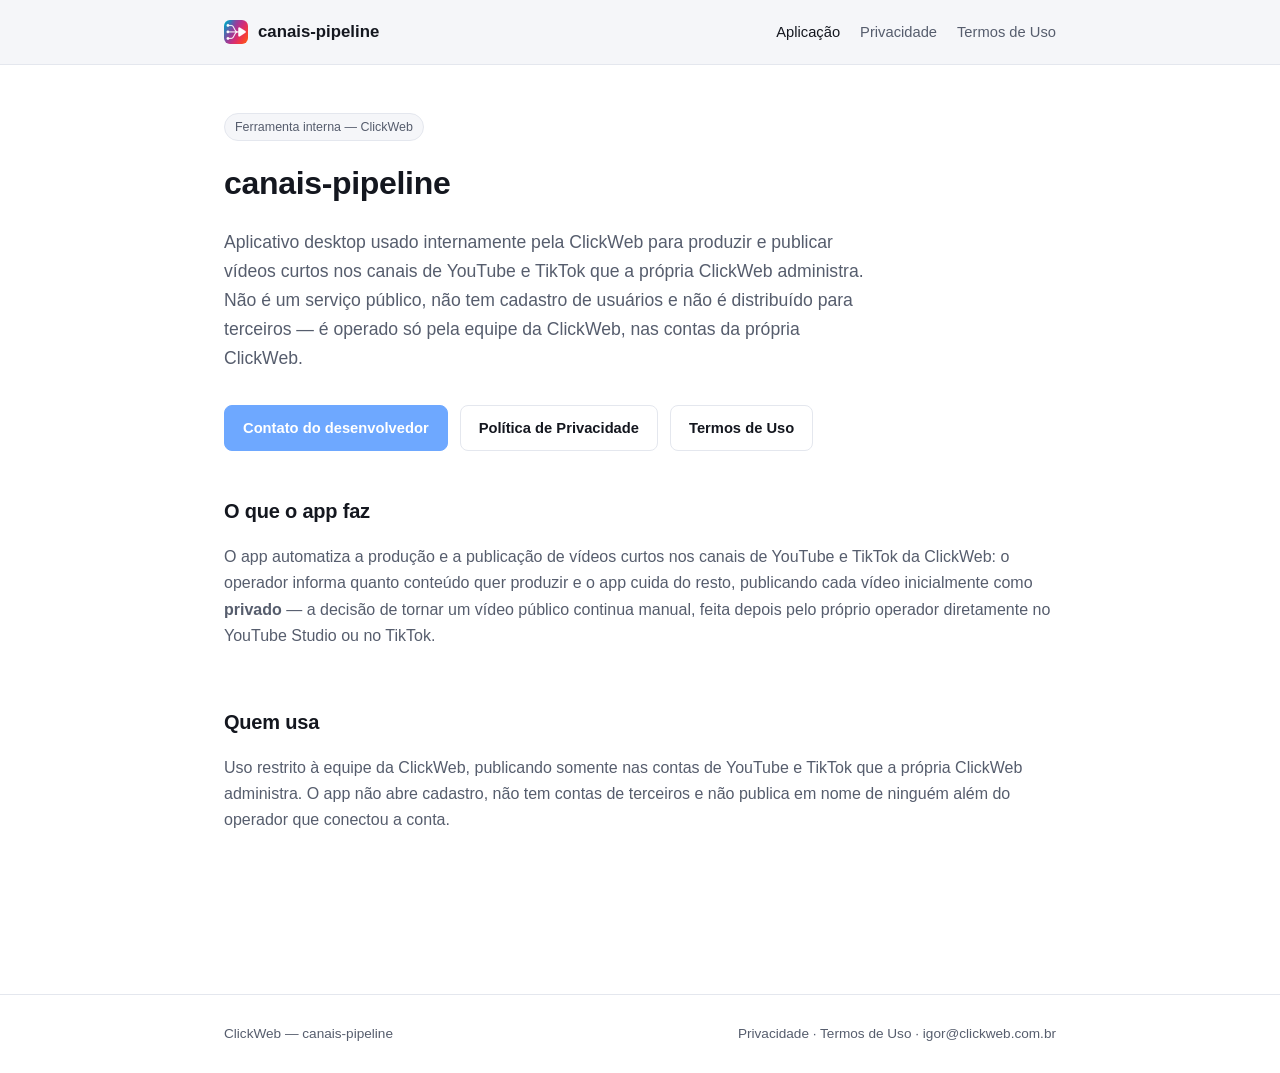
<file: index.html>
<!DOCTYPE html>
<html lang="pt-BR">
<head>
<meta charset="UTF-8">
<title>canais-pipeline — ClickWeb</title>
<meta name="viewport" content="width=device-width, initial-scale=1">
<meta name="description" content="canais-pipeline é a ferramenta interna da ClickWeb para produzir e publicar vídeos curtos nos próprios canais de YouTube e TikTok.">
<link rel="icon" href="favicon.ico" sizes="any">
<link rel="icon" href="favicon-32.png" type="image/png" sizes="32x32">
<link rel="icon" href="favicon-16.png" type="image/png" sizes="16x16">
<link rel="apple-touch-icon" href="apple-touch-icon.png">
<link rel="stylesheet" href="styles.css">
</head>
<body>

<header class="site-header">
  <div class="inner">
    <div class="brand"><img src="logo-header.png" alt="canais-pipeline" class="brand-icon"> canais-pipeline</div>
    <nav class="site-nav">
      <a href="index.html" class="active">Aplicação</a>
      <a href="privacy.html">Privacidade</a>
      <a href="terms.html">Termos de Uso</a>
    </nav>
  </div>
</header>

<main>
  <span class="badge">Ferramenta interna — ClickWeb</span>
  <h1>canais-pipeline</h1>
  <p class="lede">
    Aplicativo desktop usado internamente pela ClickWeb para produzir e publicar vídeos curtos
    nos canais de YouTube e TikTok que a própria ClickWeb administra. Não é um serviço público,
    não tem cadastro de usuários e não é distribuído para terceiros — é operado só pela equipe
    da ClickWeb, nas contas da própria ClickWeb.
  </p>

  <div class="cta-row">
    <a class="btn primary" href="mailto:igor@clickweb.com.br">Contato do desenvolvedor</a>
    <a class="btn ghost" href="privacy.html">Política de Privacidade</a>
    <a class="btn ghost" href="terms.html">Termos de Uso</a>
  </div>

  <section>
    <h2>O que o app faz</h2>
    <p>
      O app automatiza a produção e a publicação de vídeos curtos nos canais de YouTube e
      TikTok da ClickWeb: o operador informa quanto conteúdo quer produzir e o app cuida do
      resto, publicando cada vídeo inicialmente como <strong>privado</strong> — a decisão de
      tornar um vídeo público continua manual, feita depois pelo próprio operador diretamente
      no YouTube Studio ou no TikTok.
    </p>
  </section>

  <section>
    <h2>Quem usa</h2>
    <p>
      Uso restrito à equipe da ClickWeb, publicando somente nas contas de YouTube e TikTok que
      a própria ClickWeb administra. O app não abre cadastro, não tem contas de terceiros e não
      publica em nome de ninguém além do operador que conectou a conta.
    </p>
  </section>
</main>

<footer class="site-footer">
  <div class="inner">
    <span>ClickWeb — canais-pipeline</span>
    <span><a href="privacy.html">Privacidade</a> · <a href="terms.html">Termos de Uso</a> · <a href="mailto:igor@clickweb.com.br">igor@clickweb.com.br</a></span>
  </div>
</footer>

</body>
</html>
</file>
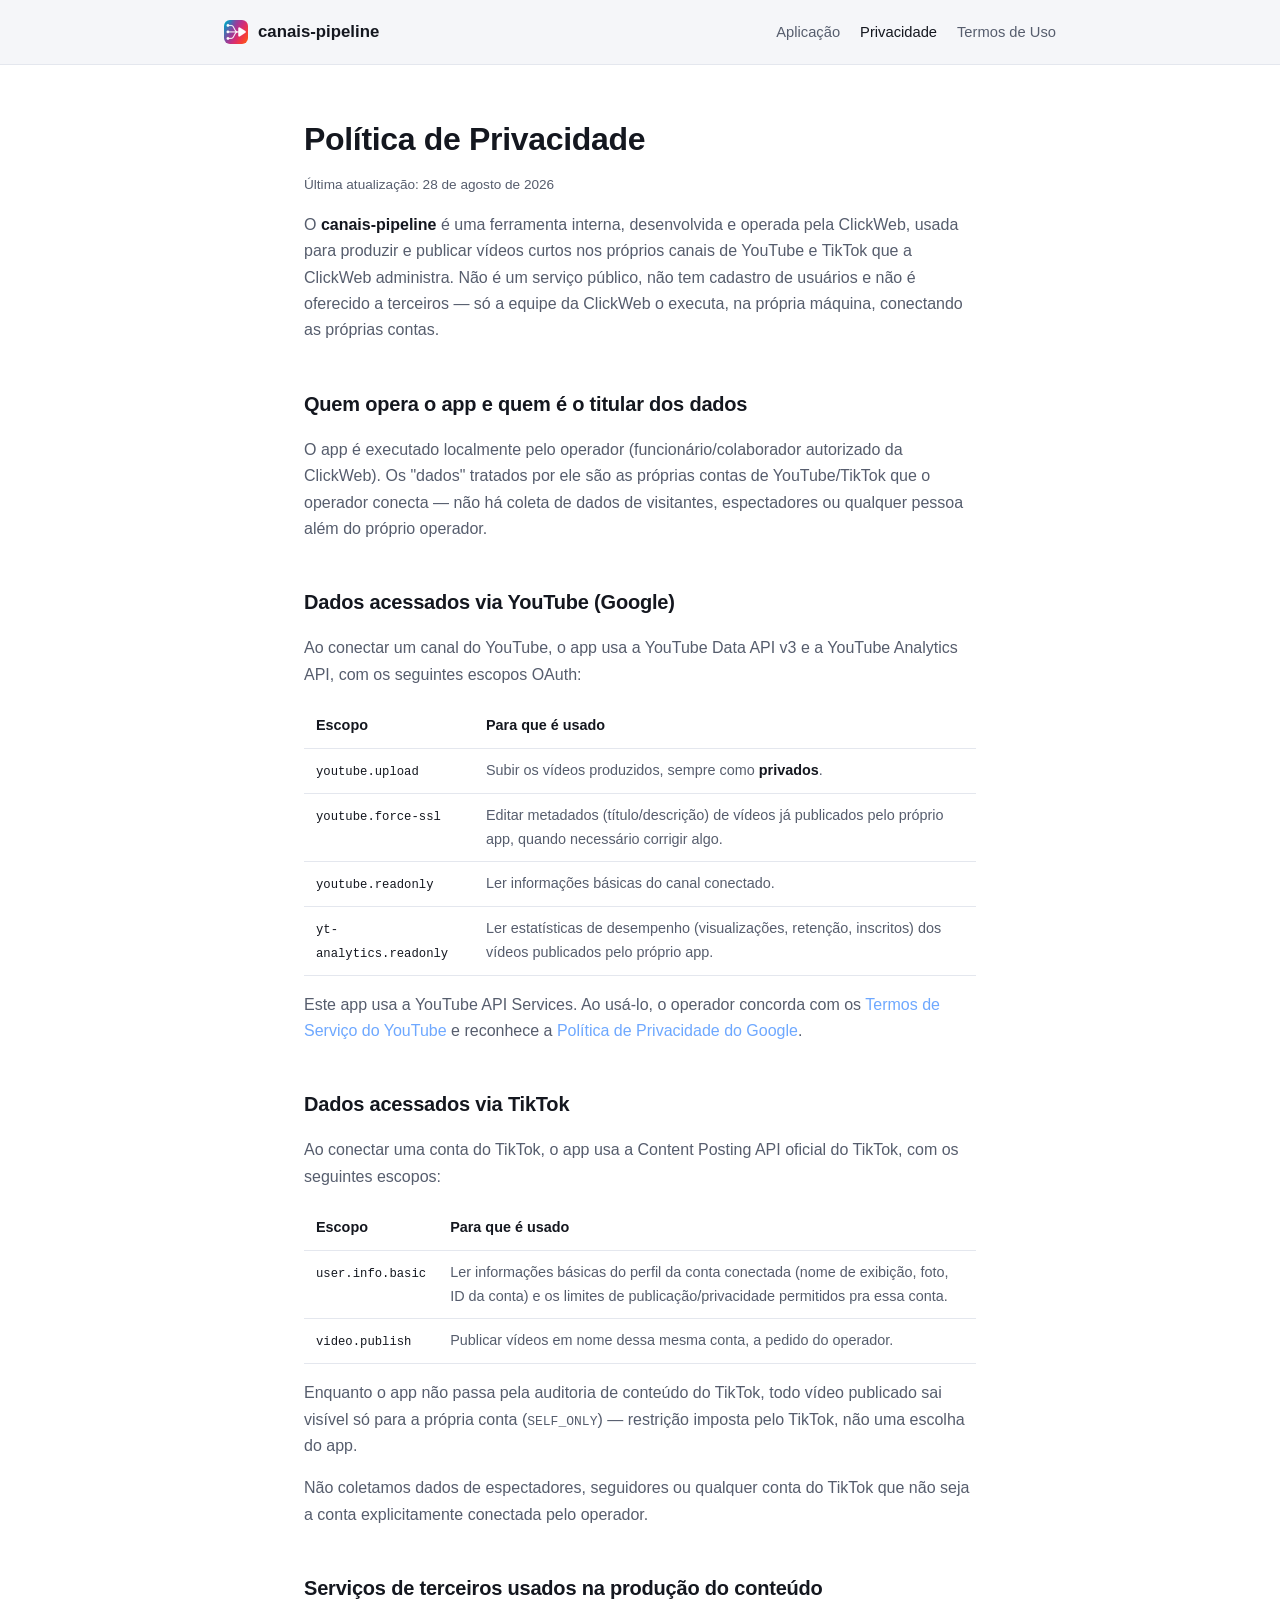
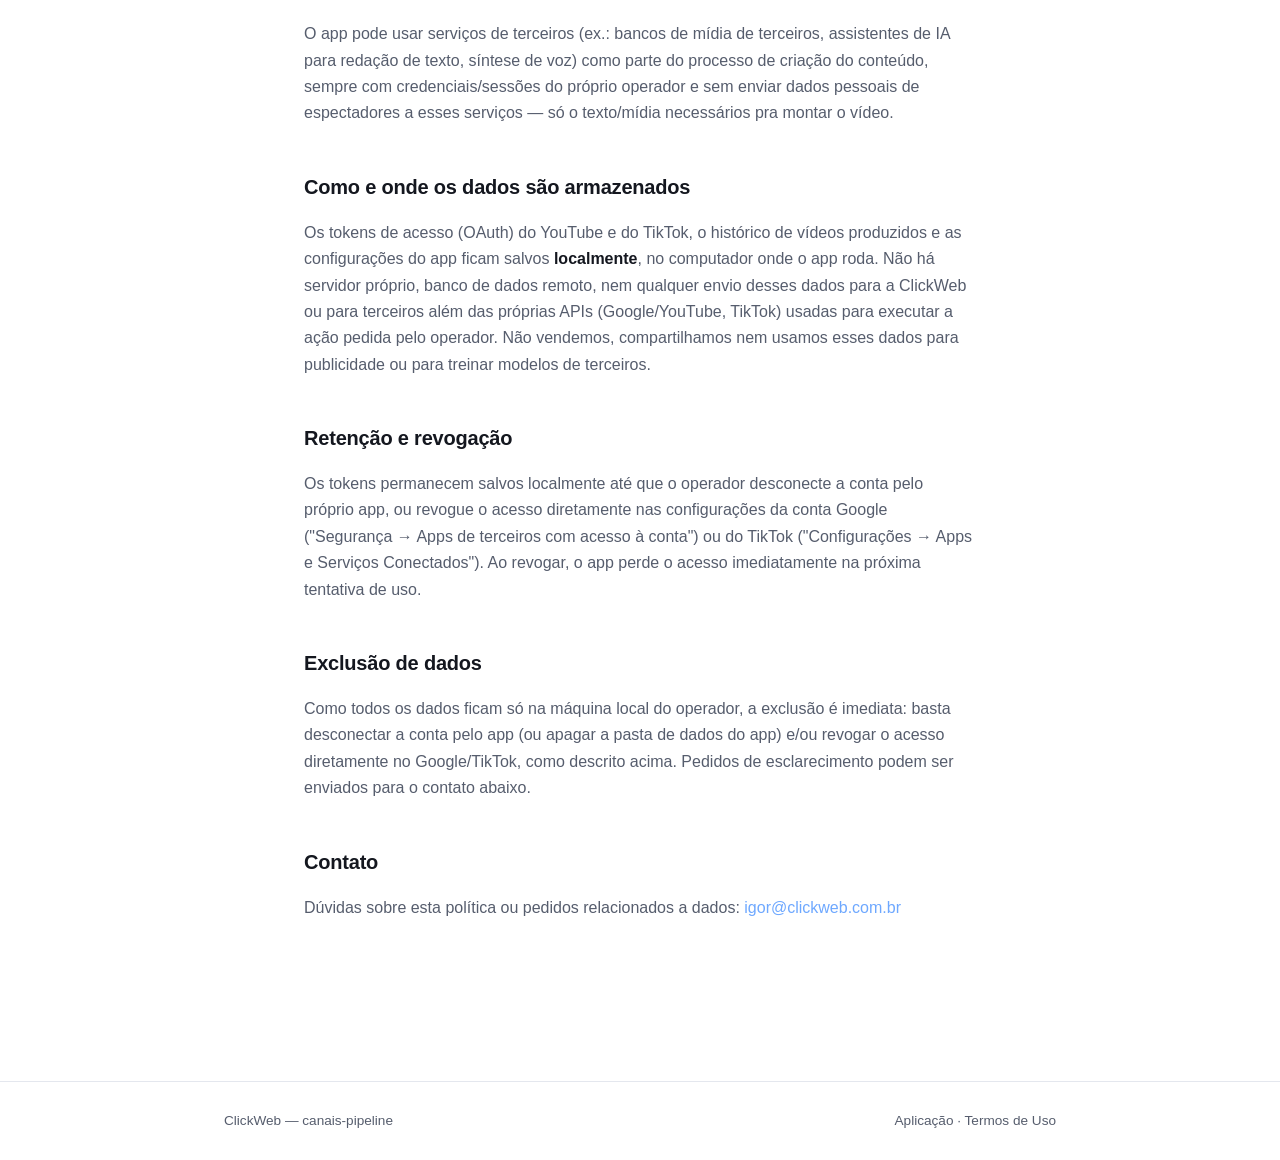
<file: privacy.html>
<!DOCTYPE html>
<html lang="pt-BR">
<head>
<meta charset="UTF-8">
<title>Política de Privacidade — canais-pipeline</title>
<meta name="viewport" content="width=device-width, initial-scale=1">
<meta name="description" content="Política de Privacidade do canais-pipeline, ferramenta interna da ClickWeb.">
<link rel="icon" href="favicon.ico" sizes="any">
<link rel="icon" href="favicon-32.png" type="image/png" sizes="32x32">
<link rel="icon" href="favicon-16.png" type="image/png" sizes="16x16">
<link rel="apple-touch-icon" href="apple-touch-icon.png">
<link rel="stylesheet" href="styles.css">
</head>
<body>

<header class="site-header">
  <div class="inner">
    <div class="brand"><img src="logo-header.png" alt="canais-pipeline" class="brand-icon"> canais-pipeline</div>
    <nav class="site-nav">
      <a href="index.html">Aplicação</a>
      <a href="privacy.html" class="active">Privacidade</a>
      <a href="terms.html">Termos de Uso</a>
    </nav>
  </div>
</header>

<main class="doc">
  <h1>Política de Privacidade</h1>
  <p class="meta">Última atualização: 28 de agosto de 2026</p>

  <p>
    O <strong>canais-pipeline</strong> é uma ferramenta interna, desenvolvida e operada pela
    ClickWeb, usada para produzir e publicar vídeos curtos nos próprios canais de YouTube e
    TikTok que a ClickWeb administra. Não é um serviço público, não tem cadastro de usuários e
    não é oferecido a terceiros — só a equipe da ClickWeb o executa, na própria máquina,
    conectando as próprias contas.
  </p>

  <h2>Quem opera o app e quem é o titular dos dados</h2>
  <p>
    O app é executado localmente pelo operador (funcionário/colaborador autorizado da
    ClickWeb). Os "dados" tratados por ele são as próprias contas de YouTube/TikTok que o
    operador conecta — não há coleta de dados de visitantes, espectadores ou qualquer pessoa
    além do próprio operador.
  </p>

  <h2>Dados acessados via YouTube (Google)</h2>
  <p>Ao conectar um canal do YouTube, o app usa a YouTube Data API v3 e a YouTube Analytics API, com os seguintes escopos OAuth:</p>
  <table class="scope-table">
    <thead><tr><th>Escopo</th><th>Para que é usado</th></tr></thead>
    <tbody>
      <tr><td><code>youtube.upload</code></td><td>Subir os vídeos produzidos, sempre como <strong>privados</strong>.</td></tr>
      <tr><td><code>youtube.force-ssl</code></td><td>Editar metadados (título/descrição) de vídeos já publicados pelo próprio app, quando necessário corrigir algo.</td></tr>
      <tr><td><code>youtube.readonly</code></td><td>Ler informações básicas do canal conectado.</td></tr>
      <tr><td><code>yt-analytics.readonly</code></td><td>Ler estatísticas de desempenho (visualizações, retenção, inscritos) dos vídeos publicados pelo próprio app.</td></tr>
    </tbody>
  </table>
  <p>
    Este app usa a YouTube API Services. Ao usá-lo, o operador concorda com os
    <a href="https://www.youtube.com/t/terms" target="_blank" rel="noopener">Termos de Serviço do YouTube</a>
    e reconhece a <a href="https://policies.google.com/privacy" target="_blank" rel="noopener">Política de Privacidade do Google</a>.
  </p>

  <h2>Dados acessados via TikTok</h2>
  <p>Ao conectar uma conta do TikTok, o app usa a Content Posting API oficial do TikTok, com os seguintes escopos:</p>
  <table class="scope-table">
    <thead><tr><th>Escopo</th><th>Para que é usado</th></tr></thead>
    <tbody>
      <tr><td><code>user.info.basic</code></td><td>Ler informações básicas do perfil da conta conectada (nome de exibição, foto, ID da conta) e os limites de publicação/privacidade permitidos pra essa conta.</td></tr>
      <tr><td><code>video.publish</code></td><td>Publicar vídeos em nome dessa mesma conta, a pedido do operador.</td></tr>
    </tbody>
  </table>
  <p>
    Enquanto o app não passa pela auditoria de conteúdo do TikTok, todo vídeo publicado sai
    visível só para a própria conta (<code>SELF_ONLY</code>) — restrição imposta pelo TikTok,
    não uma escolha do app.
  </p>
  <p>
    Não coletamos dados de espectadores, seguidores ou qualquer conta do TikTok que não seja a
    conta explicitamente conectada pelo operador.
  </p>

  <h2>Serviços de terceiros usados na produção do conteúdo</h2>
  <p>
    O app pode usar serviços de terceiros (ex.: bancos de mídia de terceiros, assistentes de
    IA para redação de texto, síntese de voz) como parte do processo de criação do conteúdo,
    sempre com credenciais/sessões do próprio operador e sem enviar dados pessoais de
    espectadores a esses serviços — só o texto/mídia necessários pra montar o vídeo.
  </p>

  <h2>Como e onde os dados são armazenados</h2>
  <p>
    Os tokens de acesso (OAuth) do YouTube e do TikTok, o histórico de vídeos produzidos e as
    configurações do app ficam salvos <strong>localmente</strong>, no computador onde o app
    roda. Não há servidor próprio, banco de dados remoto, nem qualquer envio desses dados para
    a ClickWeb ou para terceiros além das próprias APIs (Google/YouTube, TikTok) usadas para
    executar a ação pedida pelo operador. Não vendemos, compartilhamos nem usamos esses dados
    para publicidade ou para treinar modelos de terceiros.
  </p>

  <h2>Retenção e revogação</h2>
  <p>
    Os tokens permanecem salvos localmente até que o operador desconecte a conta pelo próprio
    app, ou revogue o acesso diretamente nas configurações da conta Google
    ("Segurança → Apps de terceiros com acesso à conta") ou do TikTok
    ("Configurações → Apps e Serviços Conectados"). Ao revogar, o app perde o acesso
    imediatamente na próxima tentativa de uso.
  </p>

  <h2>Exclusão de dados</h2>
  <p>
    Como todos os dados ficam só na máquina local do operador, a exclusão é imediata: basta
    desconectar a conta pelo app (ou apagar a pasta de dados do app) e/ou revogar o acesso
    diretamente no Google/TikTok, como descrito acima. Pedidos de esclarecimento podem ser
    enviados para o contato abaixo.
  </p>

  <h2>Contato</h2>
  <p>
    Dúvidas sobre esta política ou pedidos relacionados a dados:
    <a href="mailto:igor@clickweb.com.br">igor@clickweb.com.br</a>
  </p>
</main>

<footer class="site-footer">
  <div class="inner">
    <span>ClickWeb — canais-pipeline</span>
    <span><a href="index.html">Aplicação</a> · <a href="terms.html">Termos de Uso</a></span>
  </div>
</footer>

</body>
</html>
</file>
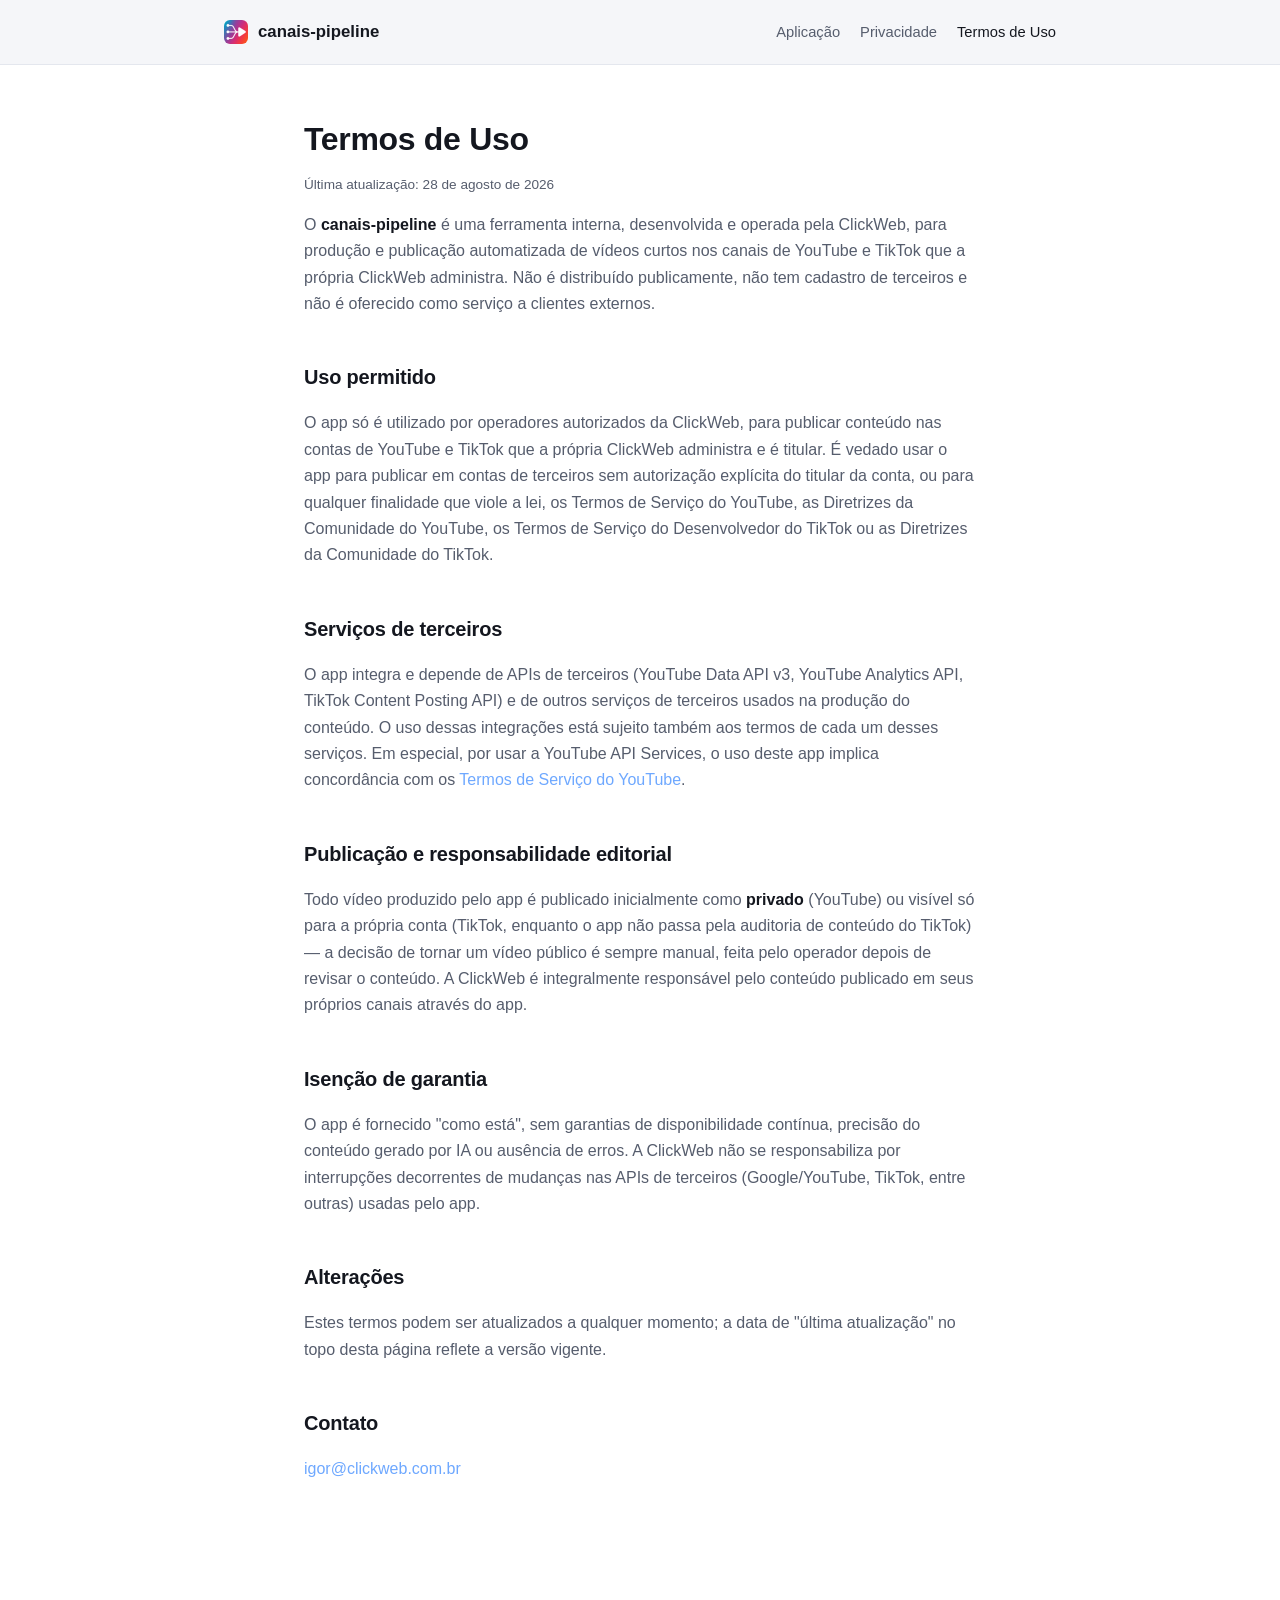
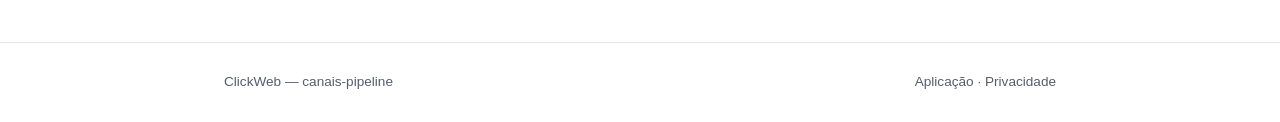
<file: terms.html>
<!DOCTYPE html>
<html lang="pt-BR">
<head>
<meta charset="UTF-8">
<title>Termos de Uso — canais-pipeline</title>
<meta name="viewport" content="width=device-width, initial-scale=1">
<meta name="description" content="Termos de Uso do canais-pipeline, ferramenta interna da ClickWeb.">
<link rel="icon" href="favicon.ico" sizes="any">
<link rel="icon" href="favicon-32.png" type="image/png" sizes="32x32">
<link rel="icon" href="favicon-16.png" type="image/png" sizes="16x16">
<link rel="apple-touch-icon" href="apple-touch-icon.png">
<link rel="stylesheet" href="styles.css">
</head>
<body>

<header class="site-header">
  <div class="inner">
    <div class="brand"><img src="logo-header.png" alt="canais-pipeline" class="brand-icon"> canais-pipeline</div>
    <nav class="site-nav">
      <a href="index.html">Aplicação</a>
      <a href="privacy.html">Privacidade</a>
      <a href="terms.html" class="active">Termos de Uso</a>
    </nav>
  </div>
</header>

<main class="doc">
  <h1>Termos de Uso</h1>
  <p class="meta">Última atualização: 28 de agosto de 2026</p>

  <p>
    O <strong>canais-pipeline</strong> é uma ferramenta interna, desenvolvida e operada pela
    ClickWeb, para produção e publicação automatizada de vídeos curtos nos canais de YouTube e
    TikTok que a própria ClickWeb administra. Não é distribuído publicamente, não tem cadastro
    de terceiros e não é oferecido como serviço a clientes externos.
  </p>

  <h2>Uso permitido</h2>
  <p>
    O app só é utilizado por operadores autorizados da ClickWeb, para publicar conteúdo nas
    contas de YouTube e TikTok que a própria ClickWeb administra e é titular. É vedado usar o
    app para publicar em contas de terceiros sem autorização explícita do titular da conta, ou
    para qualquer finalidade que viole a lei, os Termos de Serviço do YouTube, as Diretrizes da
    Comunidade do YouTube, os Termos de Serviço do Desenvolvedor do TikTok ou as Diretrizes da
    Comunidade do TikTok.
  </p>

  <h2>Serviços de terceiros</h2>
  <p>
    O app integra e depende de APIs de terceiros (YouTube Data API v3, YouTube Analytics API,
    TikTok Content Posting API) e de outros serviços de terceiros usados na produção do
    conteúdo. O uso dessas integrações está sujeito também aos termos de cada um desses
    serviços. Em especial, por usar a YouTube API Services, o uso deste app implica concordância
    com os <a href="https://www.youtube.com/t/terms" target="_blank" rel="noopener">Termos de Serviço do YouTube</a>.
  </p>

  <h2>Publicação e responsabilidade editorial</h2>
  <p>
    Todo vídeo produzido pelo app é publicado inicialmente como <strong>privado</strong>
    (YouTube) ou visível só para a própria conta (TikTok, enquanto o app não passa pela
    auditoria de conteúdo do TikTok) — a decisão de tornar um vídeo público é sempre manual,
    feita pelo operador depois de revisar o conteúdo. A ClickWeb é integralmente responsável
    pelo conteúdo publicado em seus próprios canais através do app.
  </p>

  <h2>Isenção de garantia</h2>
  <p>
    O app é fornecido "como está", sem garantias de disponibilidade contínua, precisão do
    conteúdo gerado por IA ou ausência de erros. A ClickWeb não se responsabiliza por
    interrupções decorrentes de mudanças nas APIs de terceiros (Google/YouTube, TikTok, entre
    outras) usadas pelo app.
  </p>

  <h2>Alterações</h2>
  <p>
    Estes termos podem ser atualizados a qualquer momento; a data de "última atualização" no
    topo desta página reflete a versão vigente.
  </p>

  <h2>Contato</h2>
  <p><a href="mailto:igor@clickweb.com.br">igor@clickweb.com.br</a></p>
</main>

<footer class="site-footer">
  <div class="inner">
    <span>ClickWeb — canais-pipeline</span>
    <span><a href="index.html">Aplicação</a> · <a href="privacy.html">Privacidade</a></span>
  </div>
</footer>

</body>
</html>
</file>
<file: styles.css>
:root {
  --bg: #0b0d12;
  --bg-alt: #12151c;
  --card: #171b24;
  --border: #262b38;
  --text: #e7e9ee;
  --text-dim: #9aa1b1;
  --accent: #6ea8ff;
  --accent-2: #7cf5c4;
  --max-width: 880px;
}

* { box-sizing: border-box; }

html { scroll-behavior: smooth; }

body {
  margin: 0;
  font-family: -apple-system, BlinkMacSystemFont, "Segoe UI", Roboto, Helvetica, Arial, sans-serif;
  background: var(--bg);
  color: var(--text);
  line-height: 1.65;
}

a { color: var(--accent); text-decoration: none; }
a:hover { text-decoration: underline; }

header.site-header {
  border-bottom: 1px solid var(--border);
  background: var(--bg-alt);
}

.site-header .inner {
  max-width: var(--max-width);
  margin: 0 auto;
  padding: 18px 24px;
  display: flex;
  align-items: center;
  justify-content: space-between;
  gap: 16px;
  flex-wrap: wrap;
}

.brand {
  display: flex;
  align-items: center;
  gap: 10px;
  font-weight: 700;
  font-size: 1.05rem;
  color: var(--text);
}

.brand .dot {
  width: 10px;
  height: 10px;
  border-radius: 50%;
  background: linear-gradient(135deg, var(--accent), var(--accent-2));
  flex: none;
}

.brand-icon {
  width: 24px;
  height: 24px;
  border-radius: 6px;
  flex: none;
  object-fit: cover;
}

nav.site-nav {
  display: flex;
  gap: 20px;
  font-size: 0.92rem;
}

nav.site-nav a { color: var(--text-dim); }
nav.site-nav a:hover, nav.site-nav a.active { color: var(--text); text-decoration: none; }

main {
  max-width: var(--max-width);
  margin: 0 auto;
  padding: 48px 24px 80px;
}

main.doc { max-width: 720px; }

h1 { font-size: 2rem; margin: 0 0 8px; letter-spacing: -0.01em; }
h2 { font-size: 1.25rem; margin: 2.2em 0 0.6em; letter-spacing: -0.01em; }
h3 { font-size: 1.05rem; margin: 1.6em 0 0.5em; color: var(--text); }

p { color: var(--text-dim); }
.doc p, .doc li { color: var(--text-dim); }
.doc strong { color: var(--text); }

.lede {
  font-size: 1.1rem;
  color: var(--text-dim);
  max-width: 640px;
}

.meta {
  font-size: 0.85rem;
  color: var(--text-dim);
  margin-top: 4px;
}

.badge {
  display: inline-block;
  font-size: 0.78rem;
  padding: 3px 10px;
  border-radius: 999px;
  border: 1px solid var(--border);
  color: var(--text-dim);
  background: var(--bg-alt);
  margin-bottom: 16px;
}

.grid {
  display: grid;
  grid-template-columns: repeat(auto-fit, minmax(240px, 1fr));
  gap: 16px;
  margin-top: 28px;
}

.card {
  background: var(--card);
  border: 1px solid var(--border);
  border-radius: 12px;
  padding: 20px;
}

.card h3 { margin-top: 0; }
.card p { margin-bottom: 0; font-size: 0.94rem; }

.platform-tags {
  display: flex;
  gap: 6px;
  margin-top: 12px;
  flex-wrap: wrap;
}

.platform-tags span {
  font-size: 0.72rem;
  padding: 2px 8px;
  border-radius: 999px;
  background: var(--bg-alt);
  border: 1px solid var(--border);
  color: var(--text-dim);
}

.cta-row {
  display: flex;
  gap: 12px;
  margin-top: 32px;
  flex-wrap: wrap;
}

.btn {
  display: inline-block;
  padding: 10px 18px;
  border-radius: 8px;
  font-size: 0.92rem;
  font-weight: 600;
  border: 1px solid var(--border);
}

.btn.primary {
  background: var(--accent);
  border-color: var(--accent);
  color: #05070d;
}
.btn.primary:hover { text-decoration: none; opacity: 0.92; }

.btn.ghost { color: var(--text); background: transparent; }
.btn.ghost:hover { text-decoration: none; background: var(--bg-alt); }

section + section { margin-top: 56px; }

ul.plain { padding-left: 1.2em; }
ul.plain li { margin-bottom: 6px; }

table.scope-table {
  width: 100%;
  border-collapse: collapse;
  margin: 16px 0;
  font-size: 0.9rem;
}

table.scope-table th, table.scope-table td {
  text-align: left;
  padding: 10px 12px;
  border-bottom: 1px solid var(--border);
  color: var(--text-dim);
  vertical-align: top;
}

table.scope-table th { color: var(--text); font-weight: 600; }
table.scope-table code { color: var(--text); font-size: 0.85em; }

footer.site-footer {
  border-top: 1px solid var(--border);
  margin-top: 64px;
}

footer.site-footer .inner {
  max-width: var(--max-width);
  margin: 0 auto;
  padding: 28px 24px;
  display: flex;
  justify-content: space-between;
  gap: 16px;
  flex-wrap: wrap;
  font-size: 0.85rem;
  color: var(--text-dim);
}

footer.site-footer a { color: var(--text-dim); }

@media (prefers-color-scheme: light) {
  :root {
    --bg: #ffffff;
    --bg-alt: #f5f6f9;
    --card: #ffffff;
    --border: #e4e7ee;
    --text: #14171f;
    --text-dim: #565d6d;
  }
  .btn.primary { color: #ffffff; }
}
</file>
